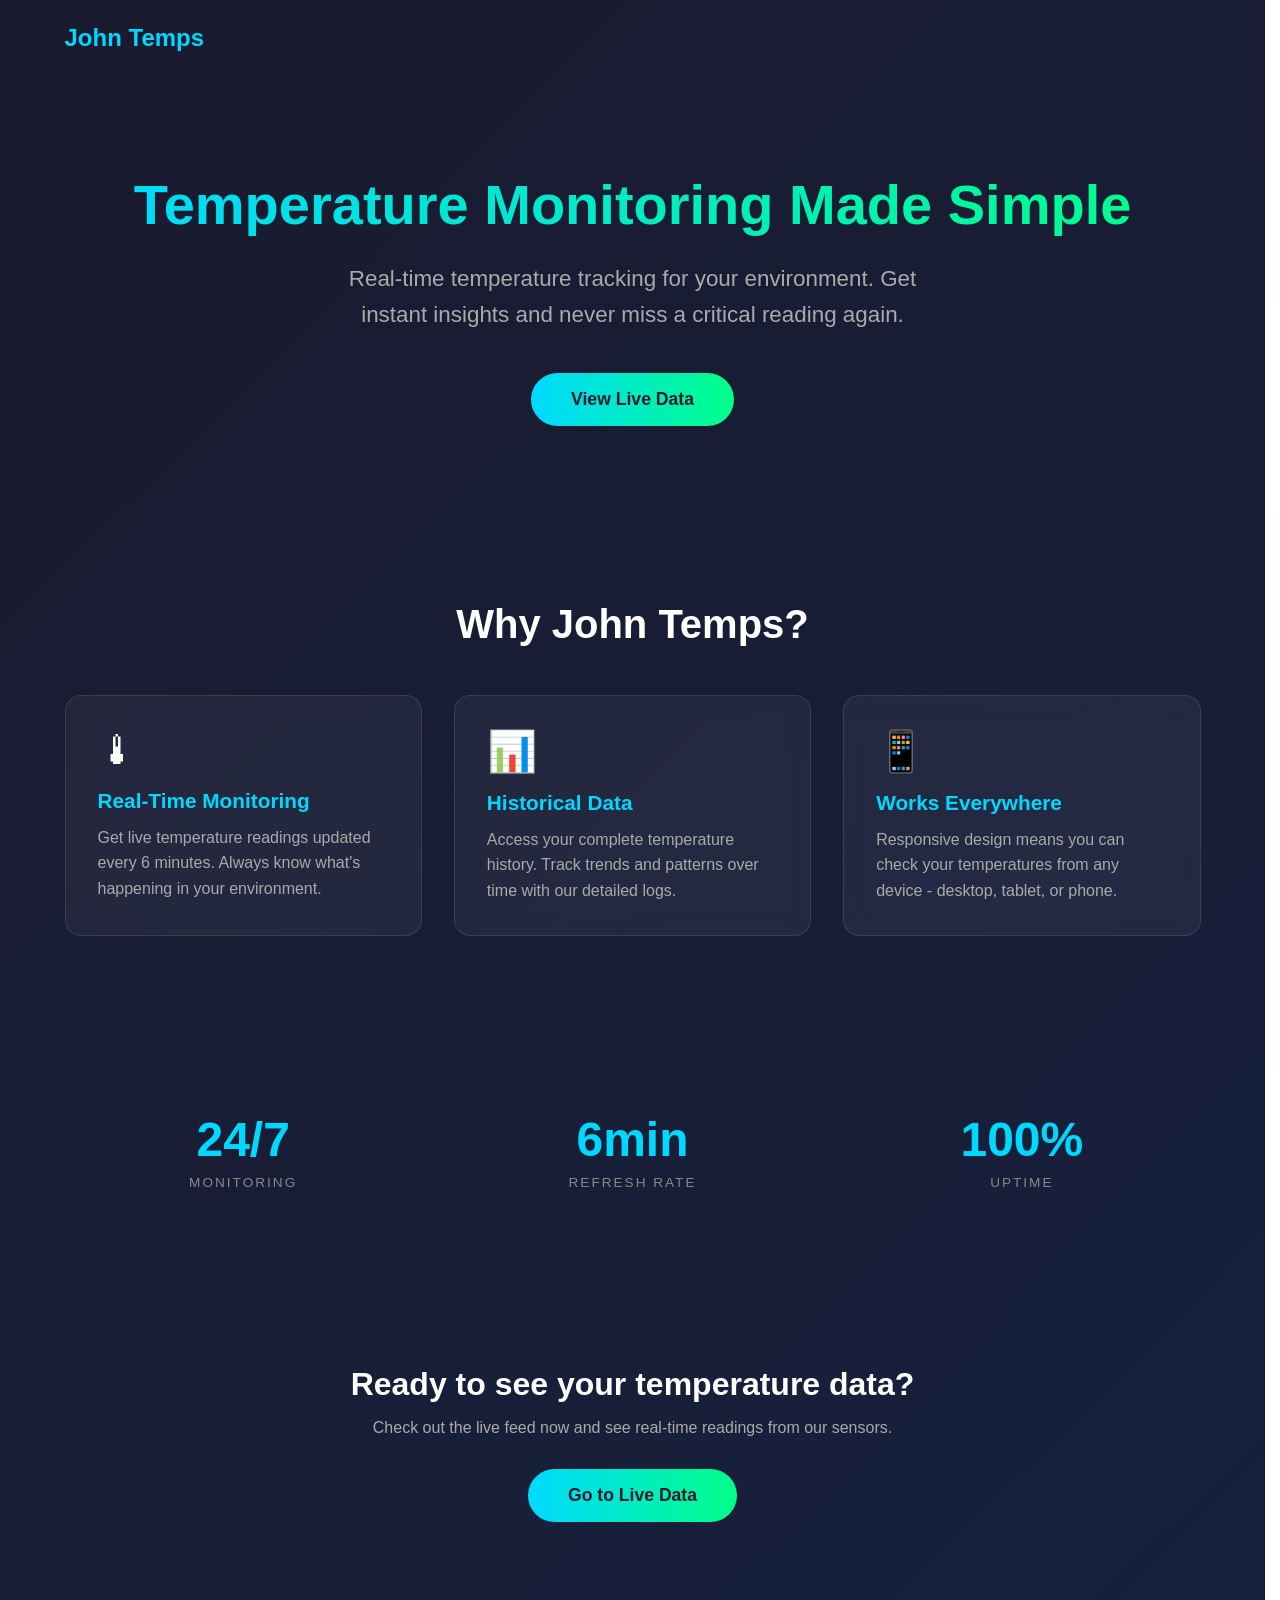
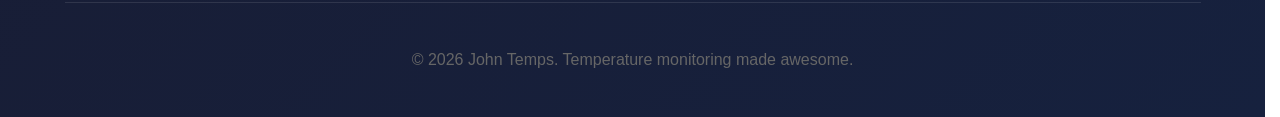
<file: index.html>
<!DOCTYPE html>
<html lang="en">
<head>
  <meta charset="UTF-8">
  <meta name="viewport" content="width=device-width, initial-scale=1.0">
  <link rel="icon" type="image/svg+xml" href="favicon.svg">
  <title>John Temps - Temperature Monitoring Made Simple</title>
  <style>
    * {
      margin: 0;
      padding: 0;
      box-sizing: border-box;
    }

    html {
      scrollbar-gutter: stable;
    }

    body {
      font-family: -apple-system, BlinkMacSystemFont, 'Segoe UI', Roboto, Oxygen, Ubuntu, sans-serif;
      background: linear-gradient(135deg, #1a1a2e 0%, #16213e 100%);
      min-height: 100vh;
      color: #fff;
    }

    .container {
      max-width: 1200px;
      margin: 0 auto;
      padding: 0 2rem;
    }

    /* Navigation */
    nav {
      padding: 1.5rem 0;
      display: flex;
      justify-content: space-between;
      align-items: center;
    }

    .logo {
      font-size: 1.5rem;
      font-weight: bold;
      color: #00d9ff;
    }

    .nav-links a {
      color: #ccc;
      text-decoration: none;
      margin-left: 2rem;
      transition: color 0.3s;
    }

    .nav-links a:hover {
      color: #00d9ff;
    }

    /* Hero Section */
    .hero {
      text-align: center;
      padding: 6rem 0;
    }

    .hero h1 {
      font-size: 3.5rem;
      margin-bottom: 1.5rem;
      background: linear-gradient(90deg, #00d9ff, #00ff88);
      -webkit-background-clip: text;
      -webkit-text-fill-color: transparent;
      background-clip: text;
    }

    .hero p {
      font-size: 1.4rem;
      color: #aaa;
      max-width: 600px;
      margin: 0 auto 2.5rem;
      line-height: 1.6;
    }

    .cta-button {
      display: inline-block;
      background: linear-gradient(90deg, #00d9ff, #00ff88);
      color: #1a1a2e;
      padding: 1rem 2.5rem;
      border-radius: 50px;
      text-decoration: none;
      font-weight: bold;
      font-size: 1.1rem;
      transition: transform 0.3s, box-shadow 0.3s;
    }

    .cta-button:hover {
      transform: translateY(-3px);
      box-shadow: 0 10px 30px rgba(0, 217, 255, 0.3);
    }

    /* Features Section */
    .features {
      padding: 5rem 0;
    }

    .features h2 {
      text-align: center;
      font-size: 2.5rem;
      margin-bottom: 3rem;
      color: #fff;
    }

    .features-grid {
      display: grid;
      grid-template-columns: repeat(auto-fit, minmax(300px, 1fr));
      gap: 2rem;
    }

    .feature-card {
      background: rgba(255, 255, 255, 0.05);
      border-radius: 16px;
      padding: 2rem;
      backdrop-filter: blur(10px);
      border: 1px solid rgba(255, 255, 255, 0.1);
      transition: transform 0.3s, border-color 0.3s;
    }

    .feature-card:hover {
      transform: translateY(-5px);
      border-color: rgba(0, 217, 255, 0.3);
    }

    .feature-icon {
      font-size: 2.5rem;
      margin-bottom: 1rem;
    }

    .feature-card h3 {
      font-size: 1.3rem;
      margin-bottom: 0.75rem;
      color: #00d9ff;
    }

    .feature-card p {
      color: #aaa;
      line-height: 1.6;
    }

    /* Stats Section */
    .stats {
      padding: 4rem 0;
      text-align: center;
    }

    .stats-grid {
      display: grid;
      grid-template-columns: repeat(auto-fit, minmax(200px, 1fr));
      gap: 2rem;
    }

    .stat-item {
      padding: 2rem;
    }

    .stat-number {
      font-size: 3rem;
      font-weight: bold;
      color: #00d9ff;
    }

    .stat-label {
      color: #888;
      margin-top: 0.5rem;
      text-transform: uppercase;
      letter-spacing: 2px;
      font-size: 0.85rem;
    }

    /* CTA Section */
    .cta-section {
      padding: 5rem 0;
      text-align: center;
    }

    .cta-section h2 {
      font-size: 2rem;
      margin-bottom: 1rem;
    }

    .cta-section p {
      color: #aaa;
      margin-bottom: 2rem;
    }

    /* Footer */
    footer {
      padding: 3rem 0;
      text-align: center;
      border-top: 1px solid rgba(255, 255, 255, 0.1);
    }

    footer p {
      color: #666;
    }

    /* Responsive */
    @media (max-width: 768px) {
      .hero h1 {
        font-size: 2.5rem;
      }

      .hero p {
        font-size: 1.1rem;
      }

      nav {
        flex-direction: column;
        gap: 1rem;
      }

      .nav-links a {
        margin-left: 1rem;
        margin-right: 1rem;
      }
    }
  </style>
</head>
<body>
  <div class="container">
    <nav>
      <div class="logo">John Temps</div>
      <div class="nav-links">
        <!--
        <a href="#features">Features</a>
        <a href="select-node.html">Live Data</a>
        -->
      </div>
    </nav>

    <section class="hero">
      <h1>Temperature Monitoring Made Simple</h1>
      <p>Real-time temperature tracking for your environment. Get instant insights and never miss a critical reading again.</p>
      <a href="dataview.html" class="cta-button">View Live Data</a>
    </section>

    <section id="features" class="features">
      <h2>Why John Temps?</h2>
      <div class="features-grid">
        <div class="feature-card">
          <div class="feature-icon">&#127777;</div>
          <h3>Real-Time Monitoring</h3>
          <p>Get live temperature readings updated every 6 minutes. Always know what's happening in your environment.</p>
        </div>
        <div class="feature-card">
          <div class="feature-icon">&#128202;</div>
          <h3>Historical Data</h3>
          <p>Access your complete temperature history. Track trends and patterns over time with our detailed logs.</p>
        </div>
        <div class="feature-card">
          <div class="feature-icon">&#128241;</div>
          <h3>Works Everywhere</h3>
          <p>Responsive design means you can check your temperatures from any device - desktop, tablet, or phone.</p>
        </div>
      </div>
    </section>

    <section class="stats">
      <div class="stats-grid">
        <div class="stat-item">
          <div class="stat-number">24/7</div>
          <div class="stat-label">Monitoring</div>
        </div>
        <div class="stat-item">
          <div class="stat-number">6min</div>
          <div class="stat-label">Refresh Rate</div>
        </div>
        <div class="stat-item">
          <div class="stat-number">100%</div>
          <div class="stat-label">Uptime</div>
        </div>
      </div>
    </section>

    <section class="cta-section">
      <h2>Ready to see your temperature data?</h2>
      <p>Check out the live feed now and see real-time readings from our sensors.</p>
      <a href="dataview.html" class="cta-button">Go to Live Data</a>
    </section>

    <footer>
      <p>&copy; 2026 John Temps. Temperature monitoring made awesome.</p>
    </footer>
  </div>
</body>
</html>
</file>
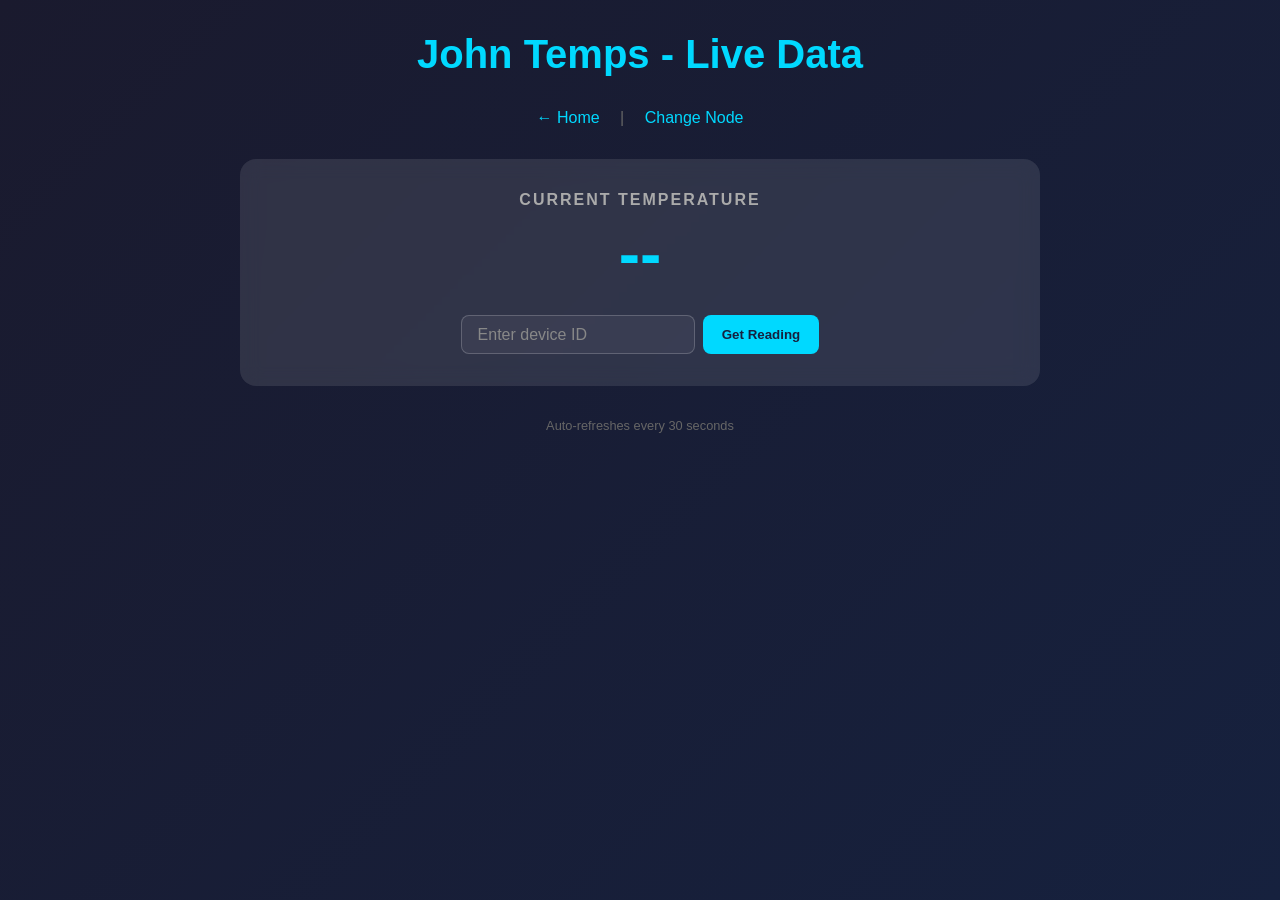
<file: feed.html>
<!DOCTYPE html>
<html lang="en">
<head>
  <meta charset="UTF-8">
  <meta name="viewport" content="width=device-width, initial-scale=1.0">
  <link rel="icon" type="image/svg+xml" href="favicon.svg">
  <title>Live Data | John Temps</title>
  <style>
    * {
      margin: 0;
      padding: 0;
      box-sizing: border-box;
    }

    body {
      font-family: -apple-system, BlinkMacSystemFont, 'Segoe UI', Roboto, Oxygen, Ubuntu, sans-serif;
      background: linear-gradient(135deg, #1a1a2e 0%, #16213e 100%);
      min-height: 100vh;
      color: #fff;
      padding: 2rem;
    }

    .container {
      max-width: 800px;
      margin: 0 auto;
    }

    h1 {
      text-align: center;
      margin-bottom: 2rem;
      font-size: 2.5rem;
      color: #00d9ff;
    }

    .current-reading {
      background: rgba(255, 255, 255, 0.1);
      border-radius: 16px;
      padding: 2rem;
      text-align: center;
      margin-bottom: 2rem;
      backdrop-filter: blur(10px);
    }

    .current-reading h2 {
      font-size: 1rem;
      text-transform: uppercase;
      letter-spacing: 2px;
      color: #aaa;
      margin-bottom: 0.5rem;
    }

    .current-value {
      font-size: 4rem;
      font-weight: bold;
      color: #00d9ff;
    }

    .current-time {
      color: #888;
      margin-top: 0.5rem;
      font-size: 0.9rem;
    }

    .device-form {
      margin-top: 1.5rem;
      display: flex;
      gap: 0.5rem;
      justify-content: center;
    }

    .device-form input {
      padding: 0.6rem 1rem;
      border-radius: 8px;
      border: 1px solid rgba(255, 255, 255, 0.2);
      background: rgba(255, 255, 255, 0.05);
      color: #fff;
      font-size: 1rem;
    }

    .device-form input::placeholder {
      color: #888;
    }

    .device-form button {
      padding: 0.6rem 1.2rem;
      border-radius: 8px;
      border: none;
      background: #00d9ff;
      color: #16213e;
      font-weight: 600;
      cursor: pointer;
      transition: background 0.3s;
    }

    .device-form button:hover {
      background: #00ff88;
    }

    .loading {
      text-align: center;
      padding: 2rem;
      color: #888;
    }

    .error {
      text-align: center;
      padding: 2rem;
      color: #ff6b6b;
    }

    .refresh-info {
      text-align: center;
      margin-top: 1.5rem;
      color: #666;
      font-size: 0.8rem;
    }
  </style>
</head>
<body>
  <div class="container">
    <h1 id="page-title">John Temps - Live Data</h1>
    <p style="text-align: center; margin-bottom: 2rem;">
      <a href="index.html" style="color: #00d9ff; text-decoration: none;">&larr; Home</a>
      <span style="margin: 0 1rem; color: #666;">|</span>
      <a href="select-node.html" style="color: #00d9ff; text-decoration: none;">Change Node</a>
    </p>

    <div class="current-reading">
      <h2>Current Temperature</h2>
      <div id="current-value" class="current-value">--</div>
      <div id="current-time" class="current-time"></div>
      <div class="device-form">
        <input type="text" id="deviceIdFromForm" placeholder="Enter device ID" />
        <button type="button" id="submitButton">Get Reading</button>
      </div>
    </div>

    <p class="refresh-info">Auto-refreshes every 30 seconds</p>
  </div>

  <script src="script.js"></script>
</body>
</html>
</file>
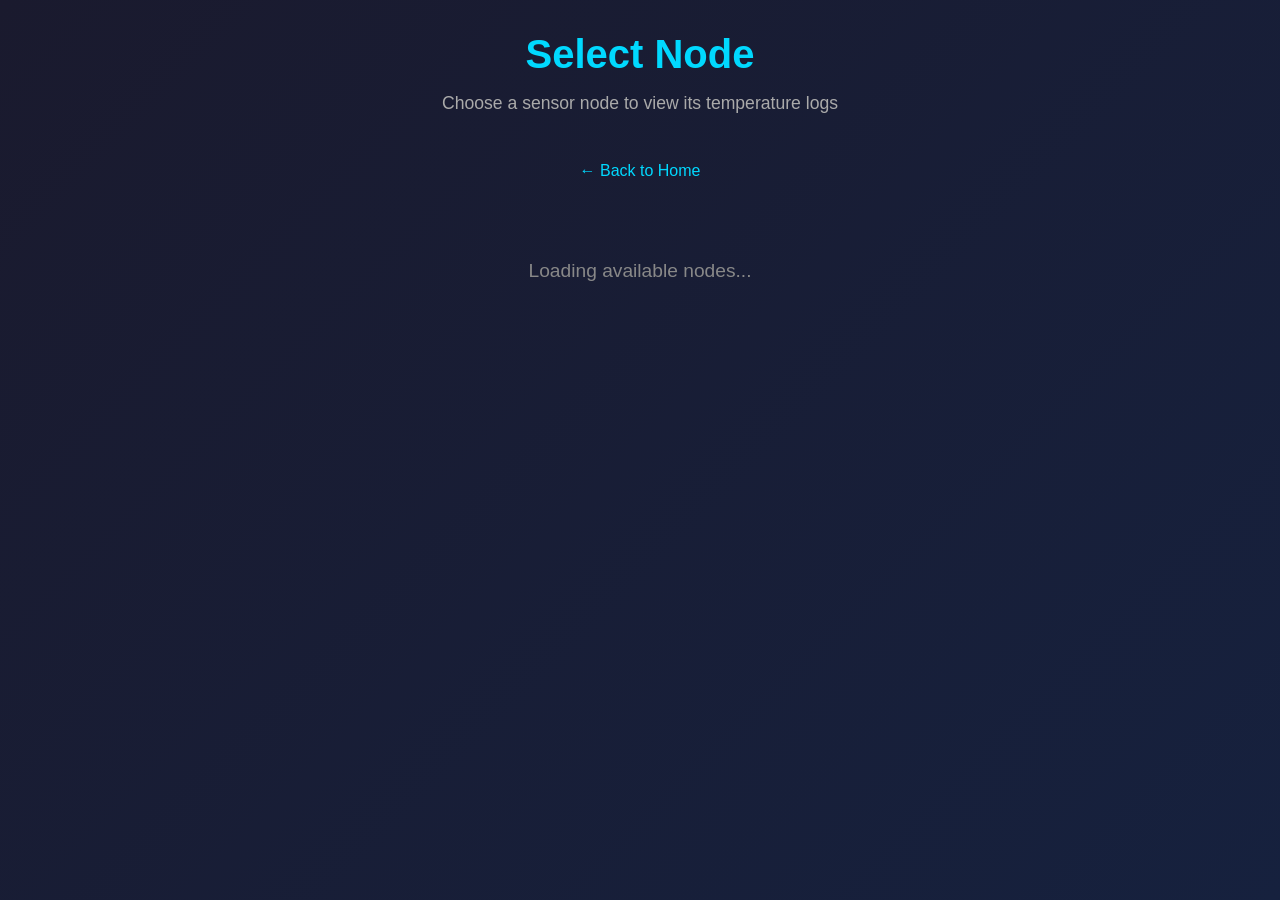
<file: select-node.html>
<!DOCTYPE html>
<html lang="en">
<head>
  <meta charset="UTF-8">
  <meta name="viewport" content="width=device-width, initial-scale=1.0">
  <link rel="icon" type="image/svg+xml" href="favicon.svg">
  <title>Select Node | John Temps</title>
  <style>
    * {
      margin: 0;
      padding: 0;
      box-sizing: border-box;
    }

    body {
      font-family: -apple-system, BlinkMacSystemFont, 'Segoe UI', Roboto, Oxygen, Ubuntu, sans-serif;
      background: linear-gradient(135deg, #1a1a2e 0%, #16213e 100%);
      min-height: 100vh;
      color: #fff;
      padding: 2rem;
    }

    .container {
      max-width: 1000px;
      margin: 0 auto;
    }

    h1 {
      text-align: center;
      margin-bottom: 1rem;
      font-size: 2.5rem;
      color: #00d9ff;
    }

    .subtitle {
      text-align: center;
      color: #aaa;
      margin-bottom: 3rem;
      font-size: 1.1rem;
    }

    .back-link {
      text-align: center;
      margin-bottom: 2rem;
    }

    .back-link a {
      color: #00d9ff;
      text-decoration: none;
      transition: color 0.3s;
    }

    .back-link a:hover {
      color: #00ff88;
    }

    .nodes-grid {
      display: grid;
      grid-template-columns: repeat(auto-fill, minmax(200px, 1fr));
      gap: 1.5rem;
      margin-bottom: 2rem;
    }

    .node-card {
      background: rgba(255, 255, 255, 0.05);
      border-radius: 16px;
      padding: 2rem;
      backdrop-filter: blur(10px);
      border: 2px solid rgba(255, 255, 255, 0.1);
      cursor: pointer;
      transition: all 0.3s;
      text-align: center;
      text-decoration: none;
      color: #fff;
      display: block;
    }

    .node-card:hover {
      transform: translateY(-5px);
      border-color: rgba(0, 217, 255, 0.5);
      background: rgba(0, 217, 255, 0.1);
    }

    .node-icon {
      font-size: 3rem;
      margin-bottom: 1rem;
    }

    .node-title {
      font-size: 1.5rem;
      font-weight: bold;
      color: #00d9ff;
      margin-bottom: 0.5rem;
    }

    .node-stats {
      color: #888;
      font-size: 0.9rem;
    }

    .loading {
      text-align: center;
      padding: 3rem;
      color: #888;
      font-size: 1.2rem;
    }

    .error {
      text-align: center;
      padding: 3rem;
      color: #ff6b6b;
      font-size: 1.2rem;
    }

    .all-nodes-card {
      background: linear-gradient(135deg, rgba(0, 217, 255, 0.2), rgba(0, 255, 136, 0.2));
      border-color: rgba(0, 217, 255, 0.3);
    }

    .all-nodes-card:hover {
      border-color: rgba(0, 217, 255, 0.7);
      background: linear-gradient(135deg, rgba(0, 217, 255, 0.3), rgba(0, 255, 136, 0.3));
    }
  </style>
</head>
<body>
  <div class="container">
    <h1>Select Node</h1>
    <p class="subtitle">Choose a sensor node to view its temperature logs</p>
    <p class="back-link"><a href="index.html">&larr; Back to Home</a></p>

    <div id="nodes-container">
      <p class="loading">Loading available nodes...</p>
    </div>
  </div>

  <script src="script.js"></script>
</body>
</html>
</file>
